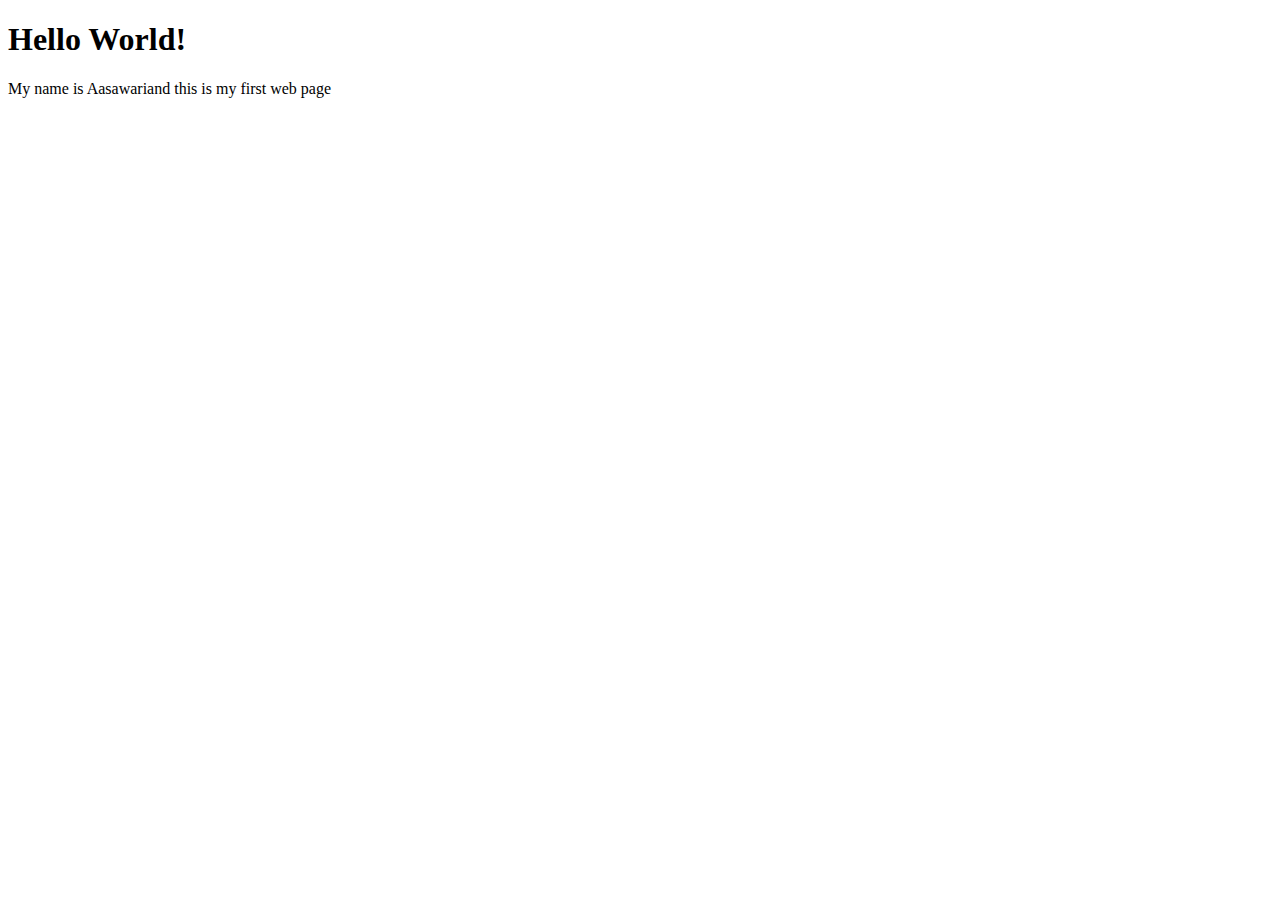
<file: index.html>
<!DOCTYPE html>
<html lang="en">
  <head>
    <meta charset="UTF-8" />
    <meta name="viewport" content="width=device-width, initial-scale=1.0" />
    <title>Document</title>
  </head>
  <body>
    <h1>Hello World!</h1>
    <p>My name is Aasawariand this is my first web page</p>
  </body>
</html>
</file>
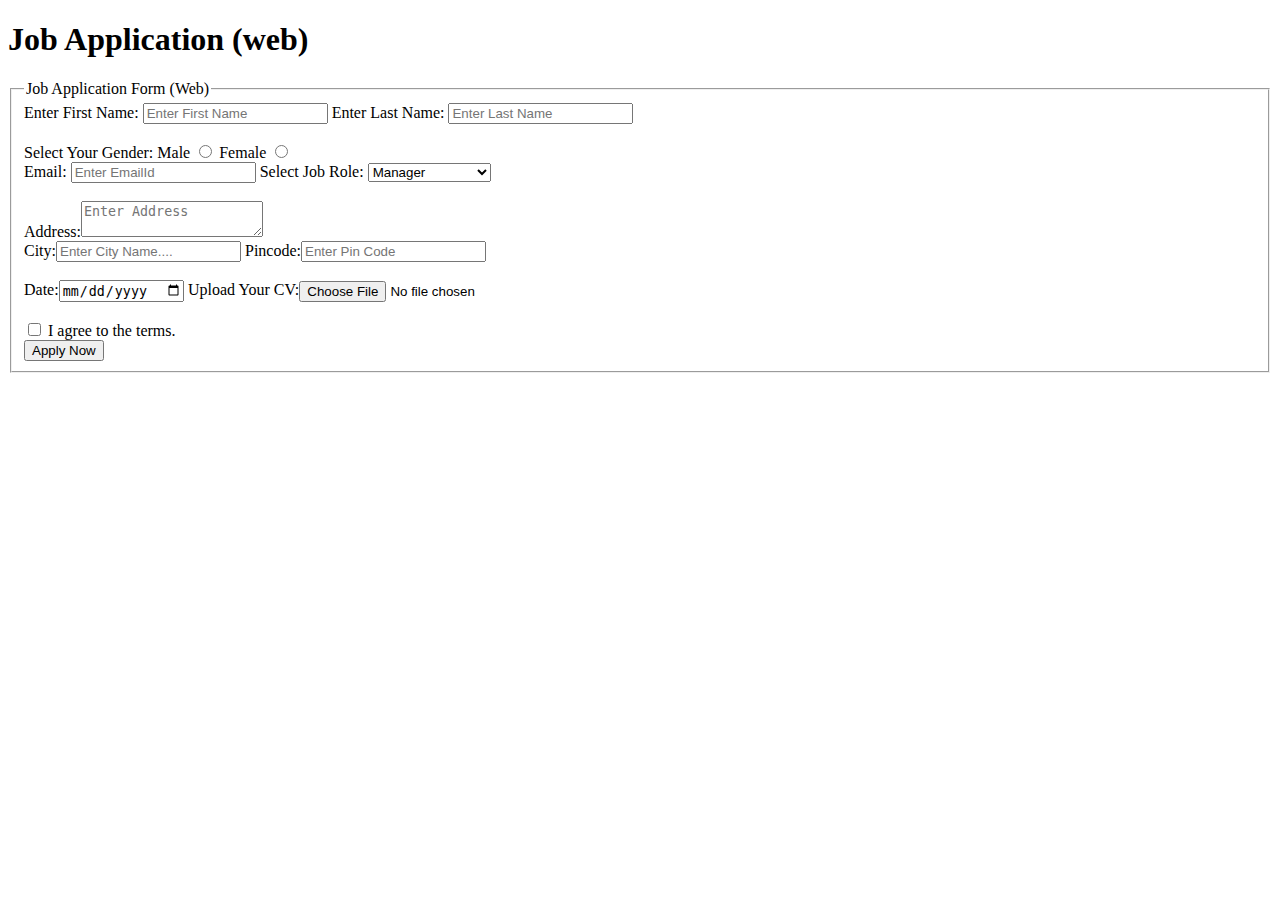
<file: 02-job-application-form/index.html>
<!DOCTYPE html>
<html lang="en">
  <head>
    <meta charset="UTF-8" />
    <meta name="viewport" content="width=device-width, initial-scale=1.0" />
    <title>Job Application Form</title>
  </head>
  <body>
    <h1>Job Application (web)</h1>
    <form action="#" method="post">
      <fieldset>
        <legend>Job Application Form (Web)</legend>
        <div>
          <label for="fname">Enter First Name: </label>
          <input name="fname" id="fname" placeholder="Enter First Name" required/>
          <label for="lname">Enter Last Name: </label>
          <input name="lname" id="lname" placeholder="Enter Last Name" required/>
        </div>
        <br />
        <label>Select Your Gender:</label>
        <label for="m">Male</label>
        <input type="radio" id="m" name="gender" value="Male" />
        <label for="f">Female</label>
        <input type="radio" id="f" name="gender" value="Female" />

        <br />
        <div>
          Email: <input type="email" name="email" placeholder="Enter EmailId" required/>
          <label for="role">Select Job Role:</label>
          <select name="role" id="role">
            <option>Manager</option>
            <option>Trainee</option>
            <option>Junior Developer</option>
          </select>
        </div>
        <br />
        Address:<textarea placeholder="Enter Address"></textarea>
        <br />
        <div>
          City:<input placeholder="Enter City Name...." /> Pincode:<input
            placeholder="Enter Pin Code"
          />
        </div>
        <br />
        <div>
          Date:<input type="date" /> Upload Your CV:<input type="file" />
        </div>
        <br />
        <input type="checkbox" name="terms" id="terms"  required/>
        <label for="terms">I agree to the terms.</label>
        <div>
          <input type="submit" value="Apply Now" />
        </div>
      </fieldset>
    </form>
  </body>
</html>
</file>
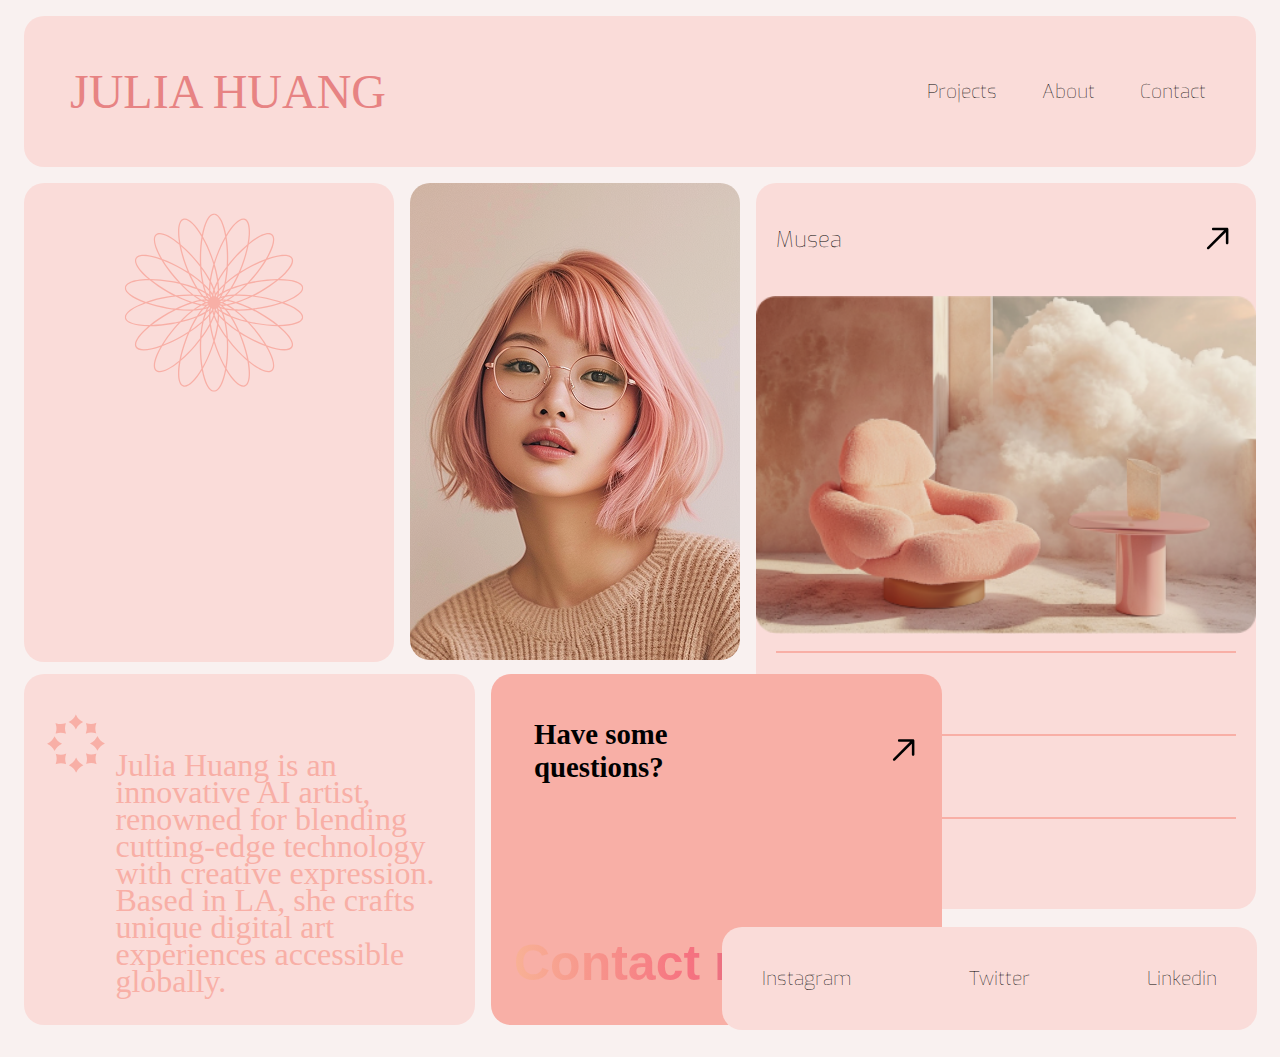
<file: 04-Portfolio-Template-Page/index.html>
<!DOCTYPE html>
<html lang="en">
  <head>
    <meta charset="UTF-8" />
    <meta name="viewport" content="width=device-width, initial-scale=1.0" />
    <title>Portfolio Template Page</title>
    <link
      href="https://fonts.googleapis.com/css2?family=Exo:wght@100..900&display=swap"
      rel="stylesheet"
    />
    <link href="main.css" rel="stylesheet" />
  </head>
  <body>
    <nav>
      <!--   <h1>JULIA HUANG</h1> -->
      <p>
        JULIA HUANG
        <span data-text="JULIA HUANG"></span>
        <span data-text="JULIA HUANG"></span>
      </p>
      <div>
        <a href="#">Projects</a>
        <a href="#">About</a>
        <a href="#">Contact</a>
      </div>
    </nav>
    <div class="rows">
      <div class="row1">
        <div class="div1">
          <img src="./assets/FLOWER ICON.svg" />
          <p class="masked-text">
            <b>Artist Redefining</b><br />Architecture<b
              >with<br />AI-Driven Design</b
            >
          </p>
        </div>
        <img id="person" src="./assets/img/person.png" alt="person" />
        <div class="div2">
          <div class="inner">
            <p>Musea</p>
            <img src="./assets/ARROW.svg" />
          </div>
          <img id="image" src="./assets/img/IMAGE.png" alt="image" />
          <div class="vertical">
            <hr class="colored-line" />
            <p>Elara</p>

            <hr class="colored-line" />
            <p>Verve</p>

            <hr class="colored-line" />
            <p>Zephyr</p>
          </div>
        </div>
      </div>
      <div class="row2">
        <div class="div3">
          <img src="./assets/CIRCLE ICON.svg" />
          <div class="particle-deconstruct-element">
            <span
              >Julia Huang is an innovative AI artist, renowned for blending
              cutting-edge technology with creative expression. Based in LA, she
              crafts unique digital art experiences accessible globally.
            </span>
          </div>
        </div>
        <div class="div4">
          <div class="inner">
            <h2>
              Have some<br />
              questions?
            </h2>
            <img src="./assets/ARROW.svg" />
          </div>
          <h1 class="cursor typewriter-animation">Contact me</h1>
        </div>
      </div>
    </div>
    <div class="div5">
      <p class=""><a href="#">Instagram</a></p>
      <p class=""><a href="#">Twitter</a></p>
      <p class=""><a href="#">Linkedin</a></p>
    </div>
  </body>
</html>
</file>
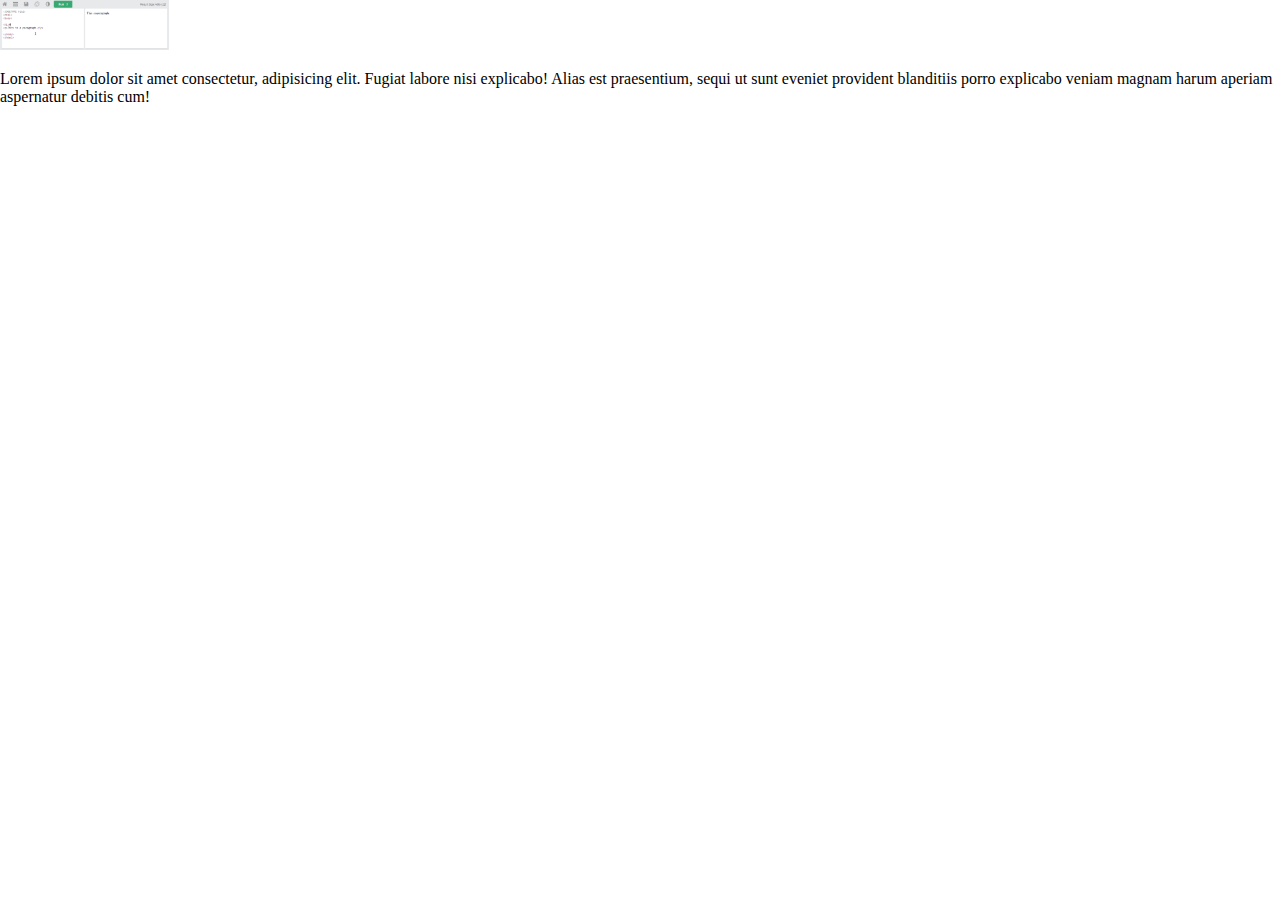
<file: 06-w3s-dashboard/floats.html>
<!DOCTYPE html>
<html lang="en">
  <head>
    <meta charset="UTF-8" />
    <meta name="viewport" content="width=device-width, initial-scale=1.0" />
    <link href="./style.css" rel="stylesheet" />
    <title>css layouts</title>
  </head>
  <body>
    <img class="demo_img" src="assets/images/codeeditor.gif" height="50px" />
    <p class="demo_para">
      Lorem ipsum dolor sit amet consectetur, adipisicing elit. Fugiat labore
      nisi explicabo! Alias est praesentium, sequi ut sunt eveniet provident
      blanditiis porro explicabo veniam magnam harum aperiam aspernatur debitis
      cum!
    </p>
  </body>
</html>
</file>
<file: 04-Portfolio-Template-Page/main.css>
body {
    background-color: #F9F1F0;
    font-size: 1.2rem;
}

nav {
    display: flex;
    /* padding: 10px; */
    align-items: center;
    margin: 16px;
    justify-content: space-between;
    background-color: #FADCD9;
    border-radius: 20px;
    z-index: 1;
    /* border: black 2px solid; */
    /* animation: 3s ease-in 1 normal both running slide-right; */
}

/* @keyframes slide-right {
  from {
    transform: translateX(-10vh);
  }
  to {
    transform: translateX(0);
  }
} */

nav p {
    margin-left: 30px;
}

nav div a {
    font-family: 'Exo', sans-serif;
    font-variation-settings: "wght" 100;
    transition: font-variation-settings 0.5s ease-out;
}

nav div a:hover {
    font-variation-settings: "wght" 1000;

}

nav p {
    transition: all ease-out .5s;
    color: transparent;
    text-shadow: 0 0 0px #e78383;
    font-size: 3rem;
    /* reduced from 6rem */
    padding: 0 1rem;
    overflow: hidden;
    display: block;
    position: relative;
    cursor: pointer;
}

nav p:before {
    content: "";
    width: 50%;
    position: absolute;
    border-bottom: solid 4px #fff;
    /* thinner border for smaller size */
    left: -50%;
    top: 28px;
    /* adjusted top position */
    transition: transform 0.5s cubic-bezier(1, -0.04, 0, 1.16);
}

nav p span {
    display: block;
    position: absolute;
    height: 50%;
    width: 100%;
    overflow: hidden;
}

nav p span:first-child:before,
nav p span:last-child:before {
    content: attr(data-text);
    color: #F8AFA6;
    display: block;
    transition: ease-out all 0.3s -0.1s;
    font-size: 3rem;
    /* match p's font size */
}

nav p span:first-child {
    top: 0;
}

nav p span:last-child {
    bottom: 0;
}

/* Adjusted translateY values for smaller font */
nav p span:first-child:before {
    transform: translateY(22px);
}

nav p span:last-child:before {
    transform: translateY(-50px);
}

nav p:hover {
    transition: all ease-out 0s;
    text-shadow: none;
}

nav p:hover:before {
    transform: translateX(20rem);
    /* smaller slide for smaller font */
}

nav p:hover span:first-child:before,
nav p:hover span:last-child:before {
    transition: ease-out all 0.3s;
    transition-delay: .3s;
}

nav p:hover span:first-child:before {
    transform: translateY(0);
}

nav p:hover span:last-child:before {
    transform: translateY(-30px);
}

nav div {
    margin-right: 30px;
    /* border: black 2px solid; */
}

a {
    margin: 20px;
    text-decoration: none;
    color: black;
}

.row1 {
    display: flex;
    align-items: start;
    border-radius: 20px;
    /* border: 2px solid black; */
    margin: 0px 16px;
}

.div1 {
    background-color: #FADCD9;
    border-radius: 20px;
    height: 479px;
    width: 585px;
    /* border: 2px solid black; */
    font-size: 30px;
    animation: 3s ease-in 1 reverse both running slide-in;
}

@keyframes slide-in {
    from {
        transform: translateX(0);
    }

    to {
        transform: translateX(110vh);
    }
}


.div1 img {
    height: 180px;
    margin: 30px;
    display: block;
    width: 300px;
    margin: 30px 30px 0 auto;
}

.div1 p {
    font-size: 45px;
    /* line-height: 1.2; */
    padding-left: 25px;
}

.masked-text {
    font-size: 8rem;
    font-weight: bold;
    color: transparent;
    background-image: url('https://images.unsplash.com/photo-1732535725600-f805d8b33c9c?q=80&w=1470&auto=format&fit=crop&ixlib=rb-4.0.3&ixid=M3wxMjA3fDB8MHxwaG90by1wYWdlfHx8fGVufDB8fHx8fA%3D%3D');
    background-size: 200%;
    background-position: 0 50%;
    background-clip: text;
    -webkit-background-clip: text;
    -webkit-text-fill-color: transparent;
    animation: animate-background 5s infinite alternate linear;
}

@keyframes animate-background {
    0% {
        background-position: 0 50%;
    }

    100% {
        background-position: 100% 50%;
    }
}


#person {
    /* border: 2px solid black; */
    border-radius: 20px;
    margin-left: 16px;
    /* width: 360px; */
    z-index: -1;
    animation: 3s ease-in 1 reverse both slide-down;
}

@keyframes slide-down {
    from {
        transform: translateY(0);
        opacity: 1;
    }

    to {
        transform: translateY(-110vh);
        opacity: 0;
    }
}

.div2 {
    text-align: center;
    background-color: #FADCD9;
    border-radius: 20px;
    margin-left: 16px;
    height: 726px;
    width: 547px;
    font-size: 22px;
    /* padding-top: 10px; */
    animation: 3s ease-in 1 reverse both running slide-up;
}

@keyframes slide-up {
    from {
        transform: translateY(0);
    }

    to {
        transform: translateY(110vh);
    }
}

#image {
    width: 500px;
}

.inner {
    display: flex;
    justify-content: space-between;
    margin: 20px;
}

.div2 p {
    font-family: 'Exo', sans-serif;
    cursor: pointer;
    font-variation-settings: "wght" 100;
    transition: font-variation-settings 0.5s ease-out;
}

.div2 p:hover {
    font-variation-settings: "wght" 1000;
}

.vertical {
    text-align: left;
    margin-left: 20px;
}

.vertical p {
    margin-top: 30px;
}

.colored-line {
    border: none;
    height: 2px;
    margin-right: 20px;
    background-color: #F8AFA6;
}

.row2 {
    display: flex;
    margin: 16px;
    margin-top: -235px;
}

.div3 {
    display: flex;
    justify-content: center;
    /* align-items: center; */
    /* height: 100px; */
    background-color: #FADCD9;
    height: 300px;
    width: 428px;
    /* background: #f8b195; */
    /* justify-content: center; */
    align-items: start;
    position: relative;
    overflow: hidden;
}

.particle-deconstruct-element span {
    color: #F8AFA6;
    font-size: 2rem;
    position: relative;
    z-index: 2;
    transition: all 0.5s ease;
}

.particle-deconstruct-element::before,
.particle-deconstruct-element::after {
    content: '';
    position: absolute;
    top: 0;
    left: 0;
    width: 100%;
    height: 100%;
    background: repeating-radial-gradient(circle at center,
            #F8AFA6 1px,
            transparent 2px,
            transparent 50px);
    opacity: 0;
    transition: all 0.5s ease;
}

.particle-deconstruct-element:hover span {
    transform: scale(1.5) rotate(360deg);
    opacity: 0;
}

.particle-deconstruct-element:hover::before {
    transform: scale(2) rotate(45deg);
    opacity: 0.3;
}

.particle-deconstruct-element:hover::after {
    transform: scale(2) rotate(-45deg);
    opacity: 0.3;
}

.div3 img {
    margin-top: 40px;
    height: 60px;
}

.div3 div {
    text-align: start;
    margin-top: 80px;
    text-align: left;
    /* border:2px solid black; */
    padding-left: 10px;
    line-height: 23px;
}

div3 span {
    display: block;
}

.div4 {
    background-color: #F8AFA6;
    margin-left: 16px;
    display: flex;
    flex-direction: column;
    justify-content: space-between;
}

.div4 h1 {
    font-size: 50px;
}

.typewriter-animation {
    display: inline-block;
    font-family: "Work Sans", sans-serif;
    background: linear-gradient(to right, #f8b195, #f67280, #c06c84);
    font-weight: 800;
    font-size: 60px;
    width: 350px;
    white-space: nowrap;
    overflow: hidden;
    background-clip: text;
    -webkit-background-clip: text;
    -webkit-text-fill-color: transparent;
    animation: shrink-animation 1s steps(40, end) 4s forwards, blink 0.8s step-end infinite alternate;
}


.cursor {
    border-right: 2px solid orange;
}

@keyframes shrink-animation {
    0% {
        background-position: 0 0;
        opacity: 0;
        width: 0;
    }

    1% {
        background-position: 0 0;
        opacity: 1;
    }

    50% {
        background-position: 150px 0;
        opacity: 1;
    }

    100% {
        background-position: 400px 0;
        opacity: 1;
        width: 350px;
    }
}

@keyframes blink {
    50% {
        border-color: transparent;
    }
}

.div3,
.div4 {
    height: 351px;
    width: 428px;
    border-radius: 20px;
    padding-left: 23px;
    margin-bottom: 16px;
    animation: 3s ease-in 1 normal both running slide-right;
}

@keyframes slide-right {
    from {
        transform: translateX(-100vh);
    }

    to {
        transform: translateX(0);
    }
}

.div5 {
    position: relative;
    background-color: #FADCD9;
    display: flex;
    justify-content: space-between;
    margin-left: auto;
    margin-right: 15px;
    margin-top: -130px;
    max-width: 535px;
    border-radius: 20px;

    color: #ffffff;
    position: relative;
    animation: 3s ease-in 1 normal both running slide-right;
}

@keyframes slide-right {
    from {
        transform: translateX(-200vh);
    }

    to {
        transform: translateX(0);
    }
}

.div5 p {
    padding: 20px;
    font-family: 'Exo', sans-serif;
    font-variation-settings: "wght" 100;
    transition: font-variation-settings 0.5s ease-out;
}

.div5 p:hover {
    font-variation-settings: "wght" 1000;
}

.div5::after,
.div5::before {
    content: '';
    position: absolute;
    width: 100%;
    height: 2px;
    background: linear-gradient(to right, #ff0000, #00ffff);
    bottom: -5px;
    left: 0;
    transform: scaleX(0);
    transform-origin: right;
    transition: transform 0.4s ease-out;
}

.div5::before {
    top: -5px;
    transform-origin: left;
}

.div5:hover::after,
.div5:hover::before {
    transform: scaleX(1);
}


.rows {
    display: flex;
    position: relative;
    flex-direction: column;
    /* margin-bottom: 100px; */
}
</file>
<file: 06-w3s-dashboard/style.css>
* {
  margin: 0;
  padding: 0;
}

/* centering a page trail code */
/* .container {
  width: 700px;
  margin: 0 auto;
} */
body {
  font-family: "Source Sans 3";
  background-color: #fff;
  /* position: relative; */
}

.menu {
  background-color: #fff;
  font-size: 16px;
  height: 54px;
  display: flex;
  justify-content: space-between;
  align-items: center;
}

.fa-caret-down {
  margin-left: 2px;
}

#logo {

  height: 36px;
  margin-left: 13px;
}

.left-menu {
  display: flex;
  justify-content: flex-start;
  align-items: center;
  /* height: 100%; */
  gap: 16px;
  /* background-color: #000; */
}

.left-menu a {
  text-transform: capitalize;
  color: #000;
  text-decoration: none;
  /* flex-grow: 1; */
  padding: 16px 7px;
  /* width: 100%; */
  /* height: 100%; */
}

.left-menu a:hover {
  background-color: #04AA6D;
  color: white;
}

.left-menu a:nth-child(1) {
  background-color: transparent;
}

.search-input {
  font-style: italic;
  border-radius: 50px;
  padding: 8px 12px;
  font-weight: 200;
  background-image: url(/assets/images/search.png);
  background-position: center;
  background-position-x: 150px;
  background-size: 16px 16px;
  background-repeat: no-repeat;
  width: 21%;
  border: 1px solid rgba(0, 0, 0, 0.25) !important;
  font-size: 15px;
}

#dots-icon {
  border-radius: 50px;
  display: flex;
  align-items: center;
  height: 28px;
  width: 28px;
  padding: 0px 3.5px;
  box-sizing: border-box;
}

#dots-icon:hover {
  background-color: #f1f1f1;
  cursor: pointer;
}

#dots-icon:hover .tooltiptext {
  visibility: visible;
}


.tooltiptext {
  visibility: hidden;
  width: 90px;
  background-color: #282A35;
  color: #fff;
  text-align: center;
  border-radius: 6px;
  padding: 4px 0;
  margin-left: 35px;
  position: absolute;
  /* z-index: 1; */
}

.right-menu {
  /* background-color: gray; */
  display: flex;
  align-items: center;
  justify-content: end;
  gap: 30px;
}

.right-menu a {
  text-transform: capitalize;
  padding: 10px;
  color: #000;
  text-decoration: none;
}

.right-menu a img {
  color: #9763f6;
  margin-right: 8px;

}

.right-menu a {
  display: flex;
  align-items: center;
  justify-content: center;
}

.right-menu a:hover {
  /* background-color: #04AA6D; */
  background-color: #eeeeee;
  border-radius: 50px;
}

.right-menu a:last-child {
  background-color: transparent;
}

.menu-prev,
.menu-next {
  /* position: fixed; */
}

.sign-in-btn {
  width: 95px;
  text-transform: capitalize;
  height: 40px;
  background-color: #04AA6D;
  color: #fff;
  border-radius: 8px;
  font-size: 14px;
  line-height: 22px;
  border: none;
  margin-right: 10px;
}


.sign-in-btn svg {
  /* border: 2px solid black; */
  display: inline-block;
  margin-right: 4px;
}

.sign-in-btn:hover {
  background-color: #059862;
  cursor: pointer;
}

.navbar {
  list-style: none;
  font-size: 18px;
  /* font-style: italic; */
  /* background-color: transparent; */
  background-color: #282A35 !important;
  display: flex;
  justify-content: center;
  align-items: center;
  overflow: hidden;

}

.navbar a {
  display: block;
  margin: 0;
  text-align: center;
  /* background-color: #059862; */
  color: #fff;
  /* width: auto; */
  font-size: 15px;
  line-height: 1.5px;
  padding: 15px;
}

.navbar a:hover {
  background-color: #000;
}


#hero-section {
  color: white;
  display: block;
  text-align: center;
  padding: 80px 0px;
  /* border: 2px solid black; */
}

#hero-section h1 {
  font-size: 70px;
  font-weight: 700;
  /* background-color: #04AA6D; */
  /* position: relative; */
}

/* before and after pseudo elements */

/* The ::after pseudo-element is used to insert some content after the content of a specified element */

/* #hero-section h1::after {
  content: "made by aasawari";
  padding: 2px 5px;
  font-size: 16px;
  background-color: yellow;
  color: #000;
  display: inline-block;
  position: absolute;
  bottom: 0px;
} */

/* The ::before pseudo-element is used to insert some content before the content of a specified element. */

/* #hero-section h1::before {
  content: "aasawari mandhare";
  padding: 2px 5px;
  font-size: 16px;
  background-color: rgb(255, 42, 0);
  color: #000;
  display: inline-block;
  position: absolute;
  top: -10px;
} */

#hero-section h2 {
  color: #FFF4A3;
  margin: 20px;
  padding-bottom: 10px;
}

.search-box {
  display: flex;
  justify-content: center;
  align-items: center;
  /* width: 40%; */
  padding: 10px 0px;
}

.search-box input {
  padding: 13px;
  font-size: 17px;
  border: 1px solid #282A35;
  border-radius: 25px;
  float: left;
  width: 25%;
  padding-left: 25px;
  background: white;
  border-top-right-radius: 0;
  border-bottom-right-radius: 0;
  border-right: 0;
  border-right: 1px solid #04AA6D;
  outline: 0;
}

#input-btn {
  width: 6.5%;
  background: #04AA6D;
  color: white;
  padding: 11px;
  border: none;
  /* margin-right: 20px; */
  font-size: 17px;
  border-radius: 0 25px 25px 0;
  cursor: pointer;
}

#input-btn:hover {
  background-color: #059862;
  color: white;
}

#hero-section h4 {
  padding-top: 25px;
  text-transform: capitalize;
  color: white;
  font-weight: bold;
  font-size: 23px;
  text-decoration: underline;
  cursor: pointer;
}

#hero-section h4:hover {
  color: #FFF4A3;
}

footer {
  color: white;
  font-size: 14px;
}

.f-footer {
  padding: 40px 80px 20px 80px;
  max-width: 1500px;
  margin: auto;
  /* border: 2px solid black; */
}

.links {
  /* border: 2px solid black; */
  display: inline-flex;
  gap: 10px;
}

.footerlinks {

  padding: 40px 50px;
}

.footerlinks a {
  color: #FFF4A3;
  font-size: 15px;
  text-decoration: none;
  font-weight: bold;
  text-transform: uppercase;
}

.footerlinks a:hover {
  text-decoration: underline;
}

.footerlinks:nth-child(1) {
  padding: 30px 10px 30px 40px;
}

.footerlinks2 {
  display: inline-block;
  padding-left: 90px;
  padding-right: 135px;
  color: #ddd;
  font-size: 12px;
  line-height: 15px;
  text-align: center;
  text-transform: capitalize;
}

.footerlinks2 h5 {
  margin: 10px 0;
  margin-bottom: 20px;
  font-weight: 700;
  font-size: 18px;
}

.footerlinks2 a {
  text-decoration: none;
  color: #ddd;
}

.footerlinks2 a:hover {
  color: #FFF4A3;
}

.f-footer .icons {
  /* border: 2px solid black; */
  color: #ddd;
  text-align: center;
  padding: 60px 40px 10px 40px;
}

.icons a {
  margin: 0px 10px;
  text-decoration: none;
  color: #ddd;
  font-weight: 600;
}

.icons a:hover {
  color: #FFF4A3;
}

footer p {
  /* border: 2px solid black; */
  color: #ddd;
  margin: 0px 20%;
  padding: 10px 50px;
  font-size: 12px;
  line-height: 15px;
  text-align: center;
  font-weight: 500;
}

footer h6 {
  font-size: 12px;
  font-weight: 400;
}

footer span {
  text-decoration: underline;
  cursor: pointer;
}

footer span:hover {
  color: #FFF4A3;
}

#code-editor,
#hero-section,
footer {
  background-color: #282A35;
  /* background-color: #04AA6D; */
}


/* html */
.html,
#sign-up {
  background-color: #D9eee1;
}

/* html */
.html,
.css,
.js {
  background-color: #D9eee1;
  margin-top: -10px;
  display: flex;
  justify-content: space-evenly;
  align-items: center;
  padding: 5% 0 8% 5%;
}

/* left side */
.content {
  text-align: center;
}

.content h1 {
  font-size: 100px;
  text-transform: uppercase;
  margin: 0;
}

.content p {
  font-size: 19px;
  margin: 1.2em 0;
  font-weight: 500;
}

.lang-btn {
  display: block;
  width: 230px;
  padding: 14px 0;
  margin: 20px auto;
  border-radius: 25px;
  font-weight: bold;
  border: none;
  font-size: 17px;
  cursor: pointer;
  transition: 0.3s;
}

/* colors */
.green {
  background: #04aa6d;
  color: white;
}

.green:hover {
  background: #059862;
}

.yellow {
  background: #fff4a3;
}

.yellow:hover {
  background: #fff080;
}

.dark {
  background: #282a35;
  color: white;
}

.dark:hover {
  background: #000;
}

.pink {
  background: #ffc0c7;
}

.pink:hover {
  background: #ffb3bb;
}

.light {
  background-color: #fff;
}

.light:hover {
  background-color: #E7E9EB;
}

/* right side */
.example {
  width: 38%;
  /* border: 2px solid black; */
}

aside {
  background: #E7E9EB;
  padding: 15px;
  border-radius: 6px;
  box-shadow: 0 0 5px #888;
  text-align: left;
}

aside h2 {
  padding: 10px 0;
}

.code pre {
  padding: 0px 12px;
  margin: 0;
  background: white;
  border-left: 4px solid #04AA6D;
  font-size: 15px;
  line-height: 1.8rem;
}


/* CSS */
.css {
  background-color: #FFF4A3;
}

/* Javascript */
.js {
  background-color: #282A35;
}

.js .content {
  color: white;
}

.js h1 {
  text-transform: capitalize;
  font-size: 69px;
}

/* common green button */
.green-btn {
  text-transform: capitalize;
  background-color: #04AA6D;
  border-radius: 25px;
  border: none;
  color: white;
  font-weight: 600;
  font-size: 18px;

}

.green-btn:hover {
  background-color: #059862;
}

.html-btn {
  padding: 11px 15px;
  width: 220px;
  margin: 12px 0 0 0;
}

/* ********************card 3****************************************** */
.card-3 {
  background-color: #282A35;
  color: white;
  display: grid;
  grid-template-columns: repeat(2, 1fr);
  grid-template-rows: repeat(3, auto);
  gap: 40px 40px;
  padding: 40px 100px;
}

.card-item {
  color: #000;
  justify-self: center;
  align-self: center;
  /* border: 2px solid red; */
  padding: 45px;
  width: 80%;

  max-width: 500px;
  text-align: center;
  border-radius: 5px;
  cursor: pointer;
}

.card-item:hover {
  opacity: 0.9;
}

.card-3 h1 {
  font-size: 45px;
  font-weight: 700;
  text-transform: capitalize;
}

.card-3 p {
  margin: 0;
  padding: 0;
  height: 70px;
  text-transform: capitalize;
  display: block;
}

.card-3 .card-btn {
  background-color: #282A35;
  color: white;
  text-transform: capitalize;
  font-size: 18px;
  margin: auto;
  display: block;
  border-radius: 25px;
  padding: 8px 16px;
  width: 200px;
  cursor: pointer;
}

.card-3 .card-btn:hover {
  background-color: #000;
}

#c1 {
  background-color: #FFC0C7;
}

#c2 {
  background-color: #FFF4A3;
}

#c3 {
  background-color: #F3ECEA;
}

#c4 {
  background-color: #96D4D4;
}

#c5 {
  background-color: #D9EEE1;
}

#c6 {
  background-color: #E7E9EB;
}


/* ********************card 2****************************************** */

.card-2 {
  background-color: #282A35 !important;
  color: white;
  display: grid;
  grid-template-columns: repeat(2, 1fr);
  justify-items: center;
  gap: 40px 60px;
  padding: 0px 100px;
}

.card-item2 {
  color: #000;
  width: 90%;
  max-width: 500px;
  font-size: 14px;
  font-weight: 100;
  margin: 5px 40px;
  padding: 45px;
  text-align: center;
  border-radius: 5px;
  text-transform: capitalize;
  cursor: pointer;
}

.card-item2:hover {
  opacity: 0.9;
}

.second-card-2 {
  padding-bottom: 50px;
}

#c21 {

  background-color: #FFC0C7;
}

#c22 {
  background-color: #FFF4A3;
}

#c23 {

  background-color: #96D4D4;
}

#c24 {
  background-color: #FFF4A3;
}

#c25 {

  background-color: #FFC0C7;
}

#c26 {
  background-color: #D9EEE1;
}

/* ********************************card 1 ******************************* */

.card-1 {
  background-color: #282A35 !important;
  color: white;
  display: grid;
  grid-template-columns: repeat(4, 1fr);
  justify-items: center;
  align-items: center;
  gap: 40px;
  padding: 40px 90px;

}

.card-item1 {
  justify-self: center;
  color: #000;
  width: 80%;
  font-size: 30px;
  font-weight: 600;
  padding: 10% 0;
  text-align: center;
  border-radius: 5px;
  text-transform: capitalize;
  cursor: pointer;
}

.card-item1:hover {
  opacity: 0.9;
}

#c31 {

  background-color: #F3ECEA
}

#c32 {
  background-color: #D9EEE1;
}

#c33 {

  background-color: #96D4D4;
}

#c34 {
  background-color: #FFC0C7;
}


#c35 {
  background-color: #FFF4A3;
}

#c36 {
  background-color: #F3ECEA;
}

#c37 {
  background-color: #E7E9EB;
}

#c38 {
  background-color: #D9EEE1;
}

#c39 {
  background-color: #E7E9EB;
}



/* **********COMMON CARD******************** */
.card-title,
.hide-small {
  font-size: 65px;
  font-weight: 700;
  padding: 5px;
}

.card-para {
  font-size: 20px;
  padding: 5px;
  font-weight: 600;
}

.card-img {
  width: 100%;
  max-width: 900px;
  height: auto;
  margin: auto;
  display: block;
}

/* ***************sign in / sign up ***********************/
#sign-up {
  /*top and bottom | left and right */
  padding: 65px 18px;
  /* border: 2px solid black; */
  text-align: center;
}

.sign-up-btn {
  margin: 20px;
  padding: 15px;
  width: 300px;
}


/* ********************** code editor *********************************** */
#code-editor {
  color: white;
  padding: 70px 16px 85px 16px;
}

#code-editor .h1 {
  margin: 2px 0 -20px 0;
}

.text-center {
  text-align: center;
}

#code-editor img {
  width: 100%;
  max-width: 974px;
  padding: 20px 0;
}

.image-btns {
  /* border: 2px solid black; */
  display: flex;
  flex-direction: column;
  justify-content: center;
  align-items: flex-start;
  height: auto;
  width: 100%;
  max-width: 974px;
  margin: auto;
  gap: 18px;
}

#f-editor-btn {
  display: inline-block;
  border: none;
  border-radius: 5px;
  padding: 10px 18px;
  vertical-align: middle;
  font-size: 17px;
  background-color: #04AA6D;
  color: #fff;
  text-transform: capitalize;
  font-weight: 600;
}

#b-editor-btn {
  display: inline-block;
  border-radius: 5px;
  padding: 10px 18px;
  font-size: 17px;
  vertical-align: middle;
  background-color: #FFF4A3;
  color: #000;
  text-transform: capitalize;
  font-weight: 600;
  border: none;
}

#f-editor-btn:hover {
  background-color: #059862;
  cursor: pointer;
}

#b-editor-btn:hover {
  background-color: #fff080;
  cursor: pointer;
}

/* ****************************** w3school spaces ************************ */
.w3s-spaces {
  text-transform: capitalize;
  padding: 75px 20px 80px 20px;
  margin: auto;
}

.w3s-spaces .card-para {
  font-size: 24px;
  font-weight: 600;
  line-height: 40px;
}

.w3s-spaces h3 {
  margin: 15px 0;
  font-weight: 500;
}

.w3s-spaces a {
  color: #04AA6D;
  text-decoration: underline;
  cursor: pointer;
}

.w3s-spaces a:hover {
  color: #059862;
}

.w3s-spaces a:active {
  color: #000;
}

.w3s-spaces .card-img {
  border: 5px solid #f1f1f1;
  border-radius: 5px;
  margin-bottom: 25px;
  margin-top: 25px;
}

.w3s-btn {
  margin: 20px;
  padding: 12px 18px;
  width: 300px;
  font-size: 21px;
}


/* ********************* For Teachers ********************************* */

.for-teachers {
  background-color: #282A35;
  color: white;
  display: flex;
  justify-content: space-around;
  align-items: center;
  padding: 78px 30px 96px 30px;
  text-align: center;
}

.left-content {
  font-size: 20px;
  margin: auto;
  height: auto;
  padding: 3%;
}

.left-content h1 {
  line-height: 55px;
  margin-bottom: 16px;
  padding-top: 11px;
  padding-bottom: 20px;
}

.points {
  text-align: center;
  margin: 16px 0;
  padding-left: 40px;
}

.left-content ul {
  display: inline-block;
}

.left-content ul li {
  font-weight: 600;
  line-height: 36px;
  text-align: left;
  list-style-type: none;
}

.left-content i {
  margin-right: 10px;
}

.for-teachers button {
  margin: 20px;
  padding: 11px;
  width: 300px;
}

.teachers-img {
  padding: 3%;
  margin: auto;
  margin-top: 16px;
  width: 100%;
  height: auto;
  max-width: 500px;
}

/* ******************** color picker *************************** */

.color-picker {
  text-transform: capitalize;
  padding: 40px;
  background-color: #F3ECEA;
}

.color-picker .color-picker {
  width: 180px;
  height: 160px;
  margin-top: 10px;
}

.color-picker img:hover {
  opacity: 0.5;
  cursor: pointer;
}

/* ******************** web templates *************************** */

.web-temp {
  text-transform: capitalize;
  padding: 30px;
  padding-bottom: 100px;
  background-color: #E7E9EB;
}

.browse-btn {
  width: 55%;
  text-align: center;
  padding: 18px 12px;
  color: #fff;
  font-size: 18px;
  font-weight: bold;
  cursor: pointer;
  background-color: #282A35;
  text-transform: capitalize;
  border-radius: 25px;
  margin-top: 20px;
}

.browse-btn:hover {
  background-color: #000;
}


/* .lang-list {
  list-style: none;
  display: block;
  text-align: center;
} */

/* 
.lang-list li {
  color: white;
  text-transform: capitalize;
  font-weight: bold;
  font-size: 18px;
  padding: 8px 0;
  display: block;
  width: 200px;
  margin: 15px auto;
  border-radius: 50px;
} */



/* pseudo classes */
/* .lang-list li:first-child {
  background-color: #04AA6D;
}
.lang-list li:first-child:hover {
  background-color: #059862;
  cursor: pointer;
}

.lang-list li:nth-child(2) {
  background-color: #FFF4A3;
  color: #000;
}

.lang-list li:nth-child(2):hover {
  background-color: #fff080;
  cursor: pointer;
}

.lang-list li:nth-child(3) {
  background-color: #282A35;
}

.lang-list li:nth-child(3):hover {
  background-color: #000;
  cursor: pointer;
}

.lang-list li:last-child {
  background-color: #FFC0C7;
  color: #000;
}

.lang-list li:last-child:hover {
  background-color: #ffb3bb;
  cursor: pointer;
} */


/* pseudo classes */
/* .lang-list li:first-child {
  background-color: #04AA6D;
}

.css .lang-list li:nth-child(2) {
  background-color: #282A35;
  color: #fff;
} */

#career {
  background-color: #282A35;
  color: #FFC0C7;
  padding: 30px 120px 30px 120px;
  padding-bottom: 100px;
  position: relative;

}

#career h1 {
  font-size: 62px;
  margin-top: 1em;
  margin-bottom: 1em;
}

#career p {
  font-size: 52px;
  margin-top: 1em;
  font-weight: 500;
  margin-bottom: 1em;
}

#career button {
  background-color: #059862;
  border-radius: 50px;
  padding: 17px 55px;
  font-size: 20px;
  color: white;
  margin: 16px;
  border: none;
}

#career button:hover {
  background-color: #04AA6D;
}

#w3_cert_arrow_default {
  position: absolute;
  right: 209px;
  width: 220px;
  transform: rotate(5deg);
  bottom: 0px;
  z-index: 1;
}

#w3_cert_badge_default {
  position: absolute;
  right: 230px;
  width: 220px;
  transform: rotate(10deg);
  bottom: -60px;
}

#how-to {
  text-align: center;
  background-color: white;
  margin: 100px 0px 200px 0px;
}

#how-to h2 {
  font-size: 60px;
  font-weight: 700;
  margin: 10px 0;
}

#how-to h4 {
  font-weight: 400;
  font-size: 20px;
  margin: 10px 0;
}


#how-to h6 {
  margin-top: 19px;
  font-weight: 400;
  font-size: 16px;
  margin: 10px 0;
}

.slideshow {
  background: #f1f1f1;
  margin: 10px 300px;
}

.slideshow-container {
  max-width: 1000px;
  position: relative;
}

.mySlides {
  display: none;
}

.prev,
.next {
  cursor: pointer;
  position: absolute;
  top: 50%;
  width: auto;
  margin-top: -22px;
  padding: 16px;
  color: white;
  font-weight: bold;
  font-size: 18px;
  transition: 0.6s ease;
  border-radius: 0 3px 3px 0;
  user-select: none;
}

.next {
  right: 0;
  border-radius: 3px 0 0 3px;
}

.prev {
  left: 0;
  border-radius: 3px 0 0 3px;
}

.prev:hover,
.next:hover {
  background-color: rgba(0, 0, 0, 0.8);
}

/* Caption text */
.text {
  color: #f2f2f2;
  font-size: 15px;
  padding: 8px 0px;
  position: absolute;
  bottom: 8px;
  width: 100%;
}

.numbertext {
  color: #f2f2f2;
  font-size: 12px;
  padding: 8px 12px;
  position: absolute;
  top: 0;
}

.dot {
  cursor: pointer;
  height: 15px;
  width: 15px;
  margin: 15px 2px;
  background-color: #bbb;
  border-radius: 50%;
  display: inline-block;
  transition: background-color 0.6s ease;
}

.dot:hover {
  background-color: #717171;
}

.vblock {
  /* display: inline-block; */
  height: 80px;
  margin-top: -10px;
  position: absolute;
  left: 48.5%;
  /* border: 2px solid black; */
  border-left: 50px solid #282A35;
}

.how-to-btn {
  position: absolute;
  left: 38%;
  margin: auto;
  margin-top: 70px;
  text-transform: capitalize;
  border: none;
  font-size: 16px;
  font-weight: bold;
  border-radius: 25px;
  padding: 16px;
  color: white;
  background-color: #282A35;
  width: 25%;
}

.how-to-btn:hover {
  background-color: #04AA6D;
}

.editor {
  /* border: 2px solid red; */
  /* background: #f1f1f1; */
  padding: 10px;
  /* background-color: #fff; */
  color: black;
  display: flex;
  align-items: center;
  justify-content: flex-start;
  border-top-left-radius: 4px;
  border-top-right-radius: 4px;
}

.editor p {
  text-align: start;
  display: inline-block;
  margin-left: 120px;
  width: 600px;
  background-color: white;
  padding-left: 10px;
}

.dots3 {

  align-self: center;
  /* border: 2px solid red; */
}

.dots {
  height: 18px;
  width: 18px;
  margin-top: 5px;
  display: inline-block;
  border-radius: 50%;
  margin-left: 3px;
}

#dot1 {
  background-color: #ED594A;
}

#dot2 {
  background-color: #FDD800;
}

#dot3 {
  background-color: #5AC05A;
}

/* #like { */
/* font-size: 20px; */
/* padding: 10px; */
/* cursor: pointer; */
/* position: absolute; */
/* absolute positioning is used for simple elements like button and not for complex layouts */
/* by default this element is positioned in relation to view port */
/* to make it absolute as per the element and not view port we have to make that element relative and it should be the first parent element of this button */
/* bottom: 50px; */
/* right: 50px; */
/* } */


/* CSS LAYOUTS */
/* float */
.demo_img {
  float: left;
  /* mainly we can use left right or none */
  /* with this image will be taken out of document flow just like absoulte positioning element but the diff here is
  all other elements will float around it*/
  margin-right: 20px;
}

.demo_para {
  /* padding-left: 50px; */
  /* paragraph starts behind the image so need more padding */
  /* float: left; */
  clear: left;
  padding-top: 20px;
}

/* flexbox */
/* to use flexbox we have to  set display property to flex for any container element which have many child elements */
.container {
  background-color: #ddd;
  width: 300px;
  margin: 40px;
  display: flex;
  /* to align all the flex items vertically centered we use below property  */
  /* by defualt value is stretch (as tall as tallest element) for align items */
  align-items: center;
  /* align-items: flex-start; */
  /* align-items: flex-end; */

  /* to align items horizontally inside a container use justify-content */
  justify-content: flex-start;
  gap: 10px;
  /* justify-content: space-between; */
  /* justify-content: space-evenly; */
}

#box1 {
  background-color: pink;
  align-self: flex-end;
  order: -1;
  /* flex-grow: 0; */
  /* flex-shrink: 1px; */
  /* flex-basis: 200px; */
  /* flex: 1 1 100px; */
}

#box2 {
  background-color: green;
  order: 1;
}

#box3 {
  background-color: blueviolet;
  height: 100px;
}

#box4 {
  background-color: orange;
  order: 2;
}

.boxes {
  /* no need to add manually the margin between items if we have gap propery for flex container */
  /* margin-right: 10px; */
}

/* CSS GRID */

.container-1 {
  margin: 40px;
  background-color: #ddd;
  font-size: 40px;
  display: grid;
  /* to size columns = widths */
  /* grid-template-columns: 200px 150px 180px 150px; */
  /* as many widhts,that many columns created with respective widths */

  /* to create a grid where all 4 columns have the same width and ocuppy the remaining space (as we resize the screen size) we use fr unit */
  /* grid-template-columns: 1fr 1fr 1fr 1fr; */
  /* 3 columns but all the same size i.e width */
  /* grid-template-columns: 1fr 1fr 1fr; */

  /* grid-template-columns: 2fr 1fr 1fr 1fr; */
  /* grid-template-columns: 3fr 1fr 1fr 1fr;   first col gets half of the width  */

  /* auto keyword */
  /* grid-template-columns: 1fr 1fr 1fr auto; */

  /* instead of writing 1fr 4 times for 4 columns like = grid-template-columns: 1fr 1fr 1fr 1fr; we write below function */
  /* grid-template-columns: repeat(4, 1fr);
 */

  /* implicit row and explicit  rows */
  /* this will create a extra row  which will be called as implicit row as automatically added bcz we run out of space in grid,
   we did specify sizes for 2 rows through grid-template-rows below*/
  grid-template-columns: repeat(4, 1fr);
  /* to size rows = heights*/
  /* grid-template-rows: 200px 300px; */

  /* sizing grid rows */

  grid-template-rows: 1fr 1fr;
  /* with this above 1fr 1fr,both the rows will take height as we defined for 3rd element i.e 140px i.e row track is defined by tallest element here */
  /* try by removing the 140px */
  /* now as element tailwind css height will be more compare to others,now all the elements will take its height */
  /* we can even manually give height for the container here and check */
  /* height: 500px; */
  /* try changing the fr units */
  /* grid-template-rows: 1fr 2fr; */
  /* grid-template-rows: 2fr 1fr; */
  /* grid-template-rows: auto 1fr; */
  /* auto takes only space element needs and other will try to fill the empty space inside the container*/


  /* to give gap between grid items */
  /* gap: 10px; */
  /* grid-gap: 10px; */
  column-gap: 20px;
  row-gap: 40px;

  /* place a certain grid item into another grid cell (that is not into its defualt one)*/
  /* placing element 8 sass on the place of css i.e element 2 , go to element 8*/
  /* same way element 3 in the place of 5 */


  /* TEMP for container-2 */
  display: none;
}

.d1 {
  background-color: pink;
}

.d2 {
  background-color: purple;
}

.d3 {
  background-color: red;
  height: 150px;
  /* entire row will have the same height as this */
}

.d4 {
  background-color: green;
}

.d5 {
  background-color: orange;
}

.d6 {
  background-color: blue;
}

.d7 {
  background-color: yellow;
}

.d8 {
  background-color: burlywood;
}

/* spanning ke liye */
.d3 {
  /* here item span across 3 cells from 2-3-4-5*/
  /* grid-column: 2 / 5; */
  /* grid-column: 2 / span 3; */
  /* 2 / span 3  = means start at 2 and span across 3 cells */
  /* grid-row: 2 / 3; */

  /* when we want one element to span all the way to the end then we use -1 */
  /* grid-column: 2 / -1; */
  /* why -1 check grid line numbers for this */
}

/* 
.d8 {
  grid-column: 2 / 3;
  grid-row: 1/2;
} */

/* spanning for rows i.e if we want to span an item using row number */
/* lets consider element 7  */
/* lets consider element 1 also check */
.d1 {
  /* grid-row: 1 / 5; */
  /* grid-row: 1 / span 5; */
  /* grid-row: 1 / -1; */
}

/* 

.d7 {
  grid-row: 3 / 6;
} */

.container-2 {
  background-color: #000;
  font-size: 40px;
  margin: 40px;

  /* container width and height */
  width: 700px;
  height: 600px;
  /* CSS GRID */
  display: grid;
  gap: 50px;
  grid-template-columns: 125px 200px 125px;
  grid-template-rows: 250px 100px;

  /* aliging both tracks inside the grid container and aligning grid items inside the track  */
  /* here in css grid we have end and start as values and not flex-start , flex-end (flexbox) */


  /*1. aliging grid tracks(rows and columns) inside grid container = distributing empty space*/
  /* possible bcz grid container is bigger than the grid itself (sum of widths of columns + gap ) */
  justify-content: center;
  /* justify-content: space-between; */
  align-content: center;

  /*2. aligning grid items inside the cells = moving items around inside the cells(cell here is the colored part)*/
  /* vertically = col axis */
  align-items: center;
  /* horizontally = row axis*/
  justify-items: center;
}

/* overwriting align-items and justify-items for single item on individual item */
.d3 {
  align-self: end;
  justify-self: end;
}
</file>
